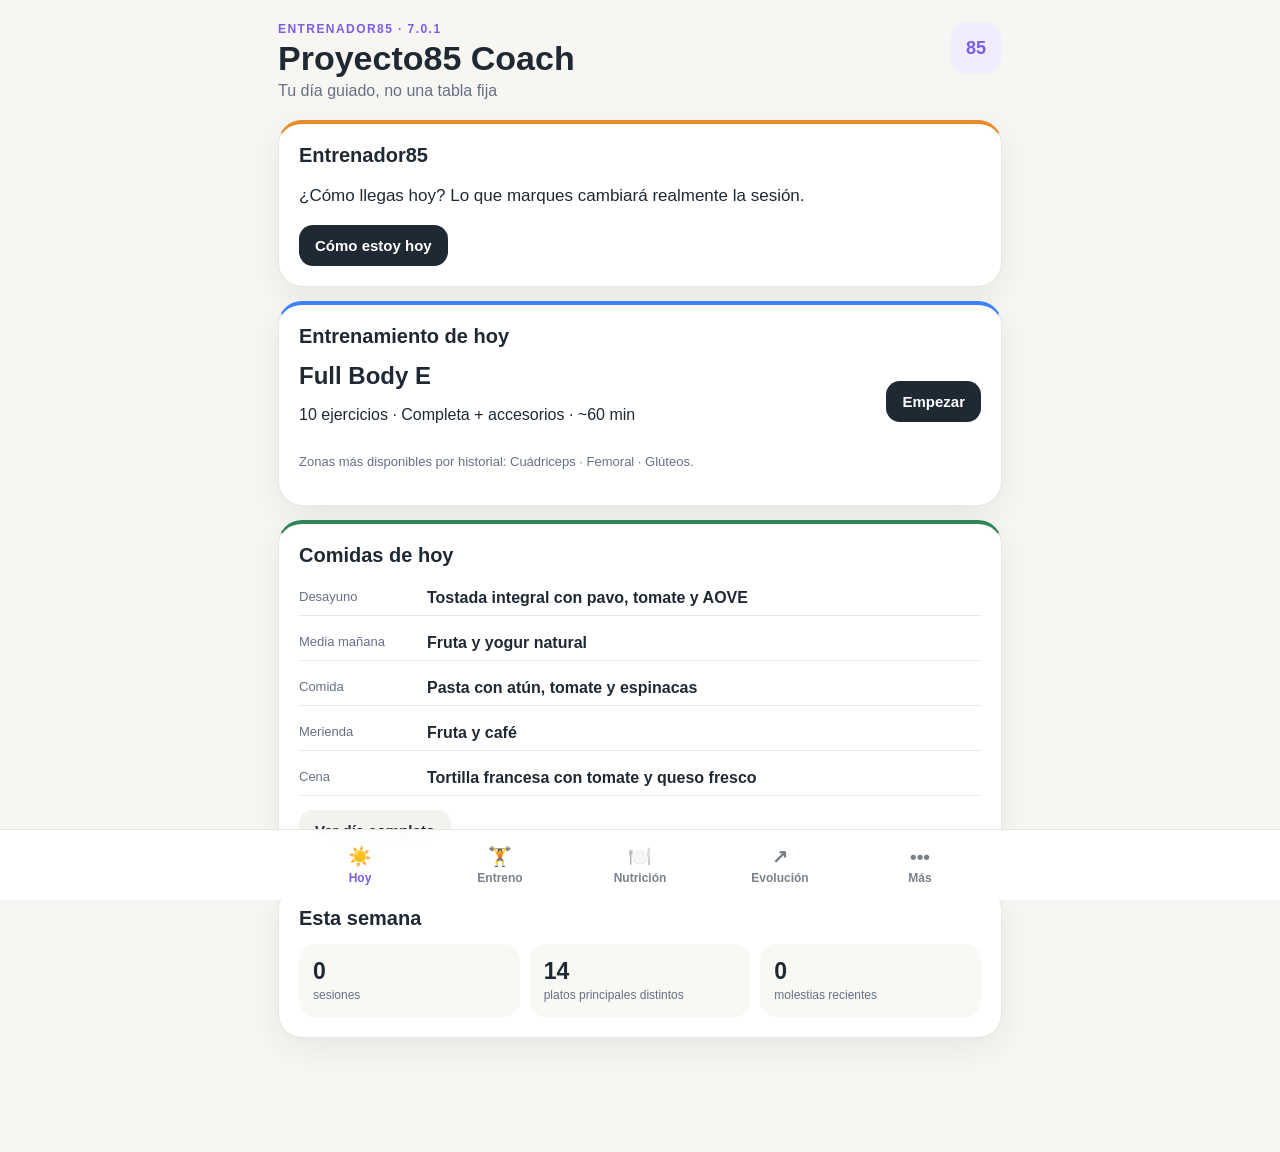
<file: index.html>
<!doctype html>
<html lang="es">
<head>
<meta charset="utf-8">
<meta name="viewport" content="width=device-width,initial-scale=1,viewport-fit=cover">
<meta name="theme-color" content="#f7f6f2">
<meta name="apple-mobile-web-app-capable" content="yes">
<meta name="apple-mobile-web-app-status-bar-style" content="default">
<title>Proyecto85 Coach 7.0.1</title>
<link rel="manifest" href="manifest-v7-0-1.json?v=701">
<link rel="stylesheet" href="styles-v7-0-1.css?v=701">
<style>#boot{font-family:-apple-system,BlinkMacSystemFont,"Segoe UI",sans-serif;padding:max(72px,calc(34px + env(safe-area-inset-top))) 24px;color:#1d2633}#boot b{font-size:24px}#boot p{color:#687386;line-height:1.45}</style>
</head>
<body>
<main id="app" class="app"><div id="boot"><b>Proyecto85 Coach</b><p>Iniciando Entrenador85…</p></div></main>
<script>
window.addEventListener('error',function(e){var a=document.getElementById('app');if(a&&(!a.innerText||a.innerText.includes('Iniciando Entrenador85'))){a.innerHTML='<div id="boot"><b>No se ha podido iniciar Proyecto85</b><p>Tus datos no se han borrado. Cierra y vuelve a abrir la aplicación. Si continúa, envía una captura de esta pantalla.</p><p style="font-size:12px">'+String(e.message||'Error de inicio').replace(/[<>&]/g,'')+'</p></div>'}});
</script>
<script src="data-v7-0-1.js?v=701"></script>
<script src="engine-v7-0-1.js?v=701"></script>
<script src="app-v7-0-1.js?v=701"></script>
</body>
</html>
</file>
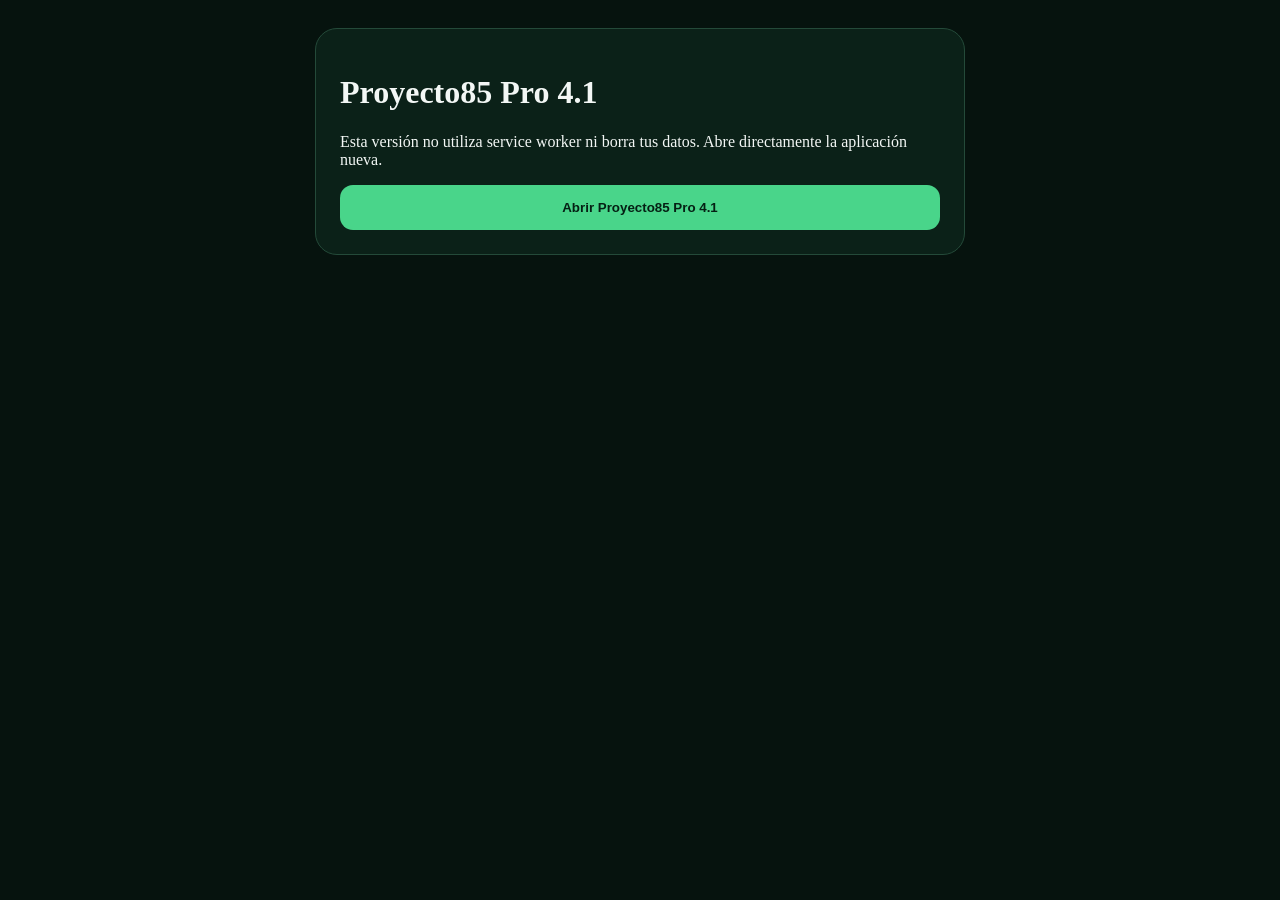
<file: reset.html>
<!doctype html>
<html lang="es"><head><meta charset="utf-8"><meta name="viewport" content="width=device-width,initial-scale=1">
<meta http-equiv="Cache-Control" content="no-cache, no-store, must-revalidate">
<title>Proyecto85 Pro 4.1</title>
<style>body{margin:0;background:#06130e;color:#f3f7f5;font-family:-apple-system;padding:28px}.box{max-width:600px;margin:auto;background:#0b2118;border:1px solid #244a39;border-radius:22px;padding:24px}button{width:100%;padding:15px;border:0;border-radius:13px;background:#49d58a;color:#052014;font-weight:900}</style></head>
<body><div class="box"><h1>Proyecto85 Pro 4.1</h1><p>Esta versión no utiliza service worker ni borra tus datos. Abre directamente la aplicación nueva.</p><button onclick="location.replace('./index.html?v=410&ts='+Date.now())">Abrir Proyecto85 Pro 4.1</button></div></body></html>
</file>
<file: styles-v7-0-1.css>
:root{--bg:#f7f6f2;--card:#fff;--ink:#1f2933;--muted:#667085;--line:#e8e6df;--blue:#3b82f6;--blue2:#eaf2ff;--green:#2f855a;--green2:#eaf8ef;--orange:#e98b2a;--orange2:#fff3e4;--purple:#7c5ce7;--purple2:#f1edff;--red:#c94c4c;--shadow:0 10px 32px rgba(31,41,51,.07)}*{box-sizing:border-box}html,body{margin:0;background:var(--bg);color:var(--ink);font-family:-apple-system,BlinkMacSystemFont,"SF Pro Display","Segoe UI",sans-serif}body{min-height:100vh}.app{max-width:760px;margin:auto;padding:calc(22px + env(safe-area-inset-top)) 18px calc(100px + env(safe-area-inset-bottom))}.topbar{display:flex;align-items:flex-start;justify-content:space-between;gap:16px;margin-bottom:20px}.topbar h1{font-size:34px;line-height:1.05;margin:5px 0 5px}.topbar p{margin:0;color:var(--muted)}.eyebrow{font-size:12px;font-weight:800;letter-spacing:.12em;color:var(--purple)}.avatar{border:0;width:52px;height:52px;border-radius:18px;background:var(--purple2);color:var(--purple);font-weight:900;font-size:18px}.card{background:var(--card);border:1px solid var(--line);border-radius:24px;padding:20px;margin:14px 0;box-shadow:var(--shadow)}.card h3{margin:0 0 14px;font-size:20px}.training-accent{border-top:4px solid var(--blue)}.food-accent{border-top:4px solid var(--green)}.coach-card{border-top:4px solid var(--orange)}.lead{font-size:17px;line-height:1.45}.mini{color:var(--muted);font-size:13px;line-height:1.4}.big{font-size:24px;font-weight:850}.btnrow{display:flex;gap:10px;flex-wrap:wrap;margin-top:14px}.btn{border:0;border-radius:14px;padding:12px 16px;font-weight:750;font-size:15px}.btn.primary{background:var(--ink);color:white}.btn.ghost{background:#f2f2ef;color:var(--ink)}.btn.danger,.danger{color:var(--red)!important}.block{width:100%}.split{display:flex;align-items:center;justify-content:space-between;gap:16px}.status-dot{display:inline-block;width:11px;height:11px;border-radius:50%;margin-right:8px}.status-dot.normal{background:#36a269}.status-dot.soft{background:#e5a129}.status-dot.recovery{background:#cf5a5a}.status-dot.unknown{background:#a0a6ad}.meal-mini{display:grid;gap:10px;margin-bottom:14px}.meal-mini div{display:grid;grid-template-columns:120px 1fr;gap:8px;padding:8px 0;border-bottom:1px solid var(--line)}.meal-mini span{color:var(--muted);font-size:13px}.stats3{display:grid;grid-template-columns:repeat(3,1fr);gap:10px}.stats3 div{background:#f8f8f5;border-radius:16px;padding:14px}.stats3 b{font-size:23px;display:block}.stats3 span{font-size:12px;color:var(--muted)}.bottom-nav{position:fixed;z-index:30;left:0;right:0;bottom:0;background:rgba(255,255,255,.96);backdrop-filter:blur(14px);border-top:1px solid var(--line);display:flex;justify-content:center;padding:8px 8px calc(8px + env(safe-area-inset-bottom))}.nav-btn{width:min(20%,140px);border:0;background:none;color:#79818b;font-size:12px;font-weight:650;padding:7px 2px}.nav-btn span{display:block;font-size:19px;margin-bottom:3px}.nav-btn.active{color:var(--purple)}.tabs{display:flex;gap:7px;overflow:auto;padding:2px 0 8px;scrollbar-width:none}.tab{white-space:nowrap;border:1px solid var(--line);background:white;border-radius:999px;padding:10px 14px;font-weight:700;color:var(--muted)}.tab.active{background:var(--ink);color:white;border-color:var(--ink)}.notice{padding:13px;border-radius:14px;background:#f4f4f1;margin-bottom:14px}.notice.normal{background:var(--green2)}.notice.soft{background:var(--orange2)}.notice.recovery{background:#fff0f0}.exercise-row,.history-row,.library-item{display:flex;align-items:center;gap:12px;padding:13px 0;border-bottom:1px solid var(--line)}.exercise-icon{width:34px;height:34px;display:grid;place-items:center;border-radius:11px;background:var(--blue2);color:var(--blue);font-weight:800}.grow{flex:1;min-width:0}.grow b,.grow span,.grow small,.history-row b,.history-row span,.library-item b,.library-item span{display:block}.grow span,.history-row span,.library-item span{font-size:13px;color:var(--muted);margin-top:2px}.grow small{font-size:12px;color:#4d5966;margin-top:4px}.mini-btn{border:1px solid var(--line);background:white;border-radius:10px;padding:8px 10px;font-weight:650}.cardio-box,.compact{display:flex;justify-content:space-between;gap:12px;padding:10px 0;border-bottom:1px solid var(--line)}.compact span{color:var(--muted)}.pill{background:#f3f3ef;border-radius:999px;padding:6px 9px;font-size:12px}.gym-grid{display:grid;grid-template-columns:1fr 1fr;gap:8px;margin:14px 0}.toggle{display:flex;align-items:center;gap:8px;padding:10px;border:1px solid var(--line);border-radius:12px;background:#fbfbf8}.meal-card{display:flex;justify-content:space-between;gap:16px;padding:16px 0;border-bottom:1px solid var(--line)}.meal-card h4{font-size:17px;margin:4px 0}.meal-card p{font-size:13px;color:var(--muted);margin:0}.meal-type{font-size:11px;color:var(--green);font-weight:900;letter-spacing:.08em;text-transform:uppercase}.meal-actions{display:flex;gap:7px;align-items:flex-start;flex-wrap:wrap;justify-content:flex-end}.grid2{display:grid;grid-template-columns:1fr 1fr;gap:10px}.input{width:100%;border:1px solid #d9d9d3;border-radius:12px;padding:11px;background:white;font:inherit;margin:5px 0 10px}.library-list{margin-top:12px}.prep-item{padding:12px 0;border-bottom:1px solid var(--line)}.prep-item b,.prep-item span,.prep-item small{display:block}.prep-item span,.prep-item small{color:var(--muted);margin-top:3px}.shop-row{display:grid;grid-template-columns:auto 1fr auto;gap:10px;align-items:center;padding:11px 0;border-bottom:1px solid var(--line)}.range-row{display:grid;grid-template-columns:120px 1fr 28px;gap:8px;align-items:center;margin:13px 0}.modal-back{position:fixed;z-index:100;inset:0;background:rgba(20,25,32,.36);display:flex;align-items:flex-end;justify-content:center}.modal{position:relative;background:white;width:min(760px,100%);max-height:90vh;overflow:auto;border-radius:28px 28px 0 0;padding:24px 20px calc(28px + env(safe-area-inset-bottom));box-shadow:0 -20px 60px rgba(0,0,0,.14)}.modal h2{font-size:26px;margin:3px 40px 10px 0}.modal h3{margin:20px 0 8px}.modal-x{position:absolute;right:14px;top:12px;border:0;background:#f1f1ed;border-radius:50%;width:36px;height:36px;font-size:24px}.alt-choice{display:block;width:100%;text-align:left;border:1px solid var(--line);background:white;border-radius:16px;padding:14px;margin:9px 0}.alt-choice b,.alt-choice span{display:block}.alt-choice span{color:var(--muted);margin-top:4px}.session-ex{padding:14px 0;border-bottom:1px solid var(--line)}.session-ex>div:first-child b,.session-ex>div:first-child span{display:block}.session-ex span{color:var(--muted);font-size:13px}.set-grid{display:grid;grid-template-columns:1fr 1fr;gap:8px;margin-top:8px}.set-grid .input{margin:0}.modal ol{padding-left:22px}.modal li{margin:8px 0;line-height:1.4}code{background:#f3f3ef;padding:2px 5px;border-radius:6px}@media(max-width:560px){.app{padding-left:14px;padding-right:14px}.topbar h1{font-size:31px}.split,.meal-card{align-items:flex-start}.meal-card{display:block}.meal-actions{justify-content:flex-start;margin-top:10px}.grid2{grid-template-columns:1fr}.gym-grid{grid-template-columns:1fr 1fr}.meal-mini div{grid-template-columns:100px 1fr}.btn{padding:11px 13px}.stats3{gap:7px}.stats3 div{padding:11px}.stats3 b{font-size:20px}}

/* 6.1 entrenamiento activo persistente */
.session-head,.session-ex-title{display:flex;justify-content:space-between;gap:12px;align-items:flex-start}.session-ex-title>div{display:flex;flex-direction:column;gap:3px}.session-ex-title small{opacity:.72}.set-grid-v61{display:flex;flex-direction:column;gap:8px;margin-top:12px}.set-line{display:grid;grid-template-columns:28px minmax(74px,1fr) minmax(74px,1fr) 42px;gap:8px;align-items:center}.set-num{font-weight:800;text-align:center}.done-set{display:flex;align-items:center;justify-content:center;min-height:44px;border:1px solid var(--line);border-radius:12px;background:var(--surface)}.done-set input{width:20px;height:20px}.compact-actions{margin-top:8px}.compact-actions .mini-btn:disabled{opacity:.35}.session-input{min-width:0}.modal{overscroll-behavior:contain}.notice.recovery{border-left:4px solid #d97706}.notice.soft{border-left:4px solid #f59e0b}.notice.normal{border-left:4px solid #2563eb}

/* Proyecto85 Coach 7.0 */
:root{--surface:#fff;--blue-soft:#edf5ff;--orange-soft:#fff5e8;--green-soft:#eef9f2}
.session-summary{display:flex;gap:8px;flex-wrap:wrap;margin:10px 0 16px}.session-summary span{background:#f6f7f8;border:1px solid var(--line);border-radius:999px;padding:7px 10px;font-size:12px;color:var(--muted)}
.muscle-grid{display:grid;grid-template-columns:repeat(2,1fr);gap:10px}.muscle{border:1px solid var(--line);border-radius:16px;padding:13px;background:#fafaf8}.muscle b,.muscle span,.muscle small{display:block}.muscle span{font-size:12px;margin-top:4px}.muscle small{color:var(--muted);font-size:11px;margin-top:4px}.muscle.alta{background:#fff0f0}.muscle.media{background:var(--orange-soft)}.muscle.disponible{background:var(--green-soft)}
.intent-grid{display:grid;grid-template-columns:1fr 1fr;gap:8px;margin:12px 0}.intent input{display:none}.intent span{display:block;border:1px solid var(--line);border-radius:14px;padding:11px;text-align:center;font-weight:700;background:#fff}.intent input:checked+span{background:var(--purple2);border-color:#cfc5ff;color:#5f46c8}
.quick-questions{display:grid;gap:8px;margin:12px 0}.quick-questions .alt-choice{margin:0}
.inline-actions{display:flex;gap:6px}.session-modal{padding-bottom:calc(34px + env(safe-area-inset-bottom))}.session-ex{scroll-margin-top:8px}.set-head,.set-line-v7{display:grid;grid-template-columns:38px 82px minmax(62px,1fr) minmax(62px,1fr) 46px;gap:7px;align-items:center}.set-head{margin-top:12px;color:var(--muted);font-size:11px;font-weight:700}.set-line-v7{margin-top:7px}.set-line-v7 .input{margin:0;min-width:0;padding:10px 8px}.prev-set{font-size:12px;color:var(--muted);text-align:center}.set-done{width:42px;height:42px;border-radius:12px;border:1px solid var(--line);background:#fff;font-size:20px;font-weight:900}.set-done.done{background:var(--green2);border-color:#bfe1ca;color:var(--green)}
.rest-timer{display:flex;align-items:center;gap:8px;flex-wrap:wrap;background:#f7f7f4;border:1px solid var(--line);border-radius:14px;padding:10px 12px;margin:10px 0}.rest-timer span{font-weight:800}.rest-timer b{margin-left:auto;min-width:46px;text-align:right}.modal-back.locked{background:rgba(20,25,32,.42)}.modal-back.locked .modal{max-height:94vh}
@media(max-width:560px){.set-head,.set-line-v7{grid-template-columns:28px 64px minmax(52px,1fr) minmax(52px,1fr) 42px;gap:5px}.set-head{font-size:10px}.prev-set{font-size:11px}.set-line-v7 .input{padding:9px 6px}.muscle-grid{grid-template-columns:1fr 1fr}.inline-actions{flex-direction:column}.session-ex-title>div{padding-right:4px}}
.meal-done{background:var(--green2);border-color:#bfe1ca;color:var(--green)}
</file>
